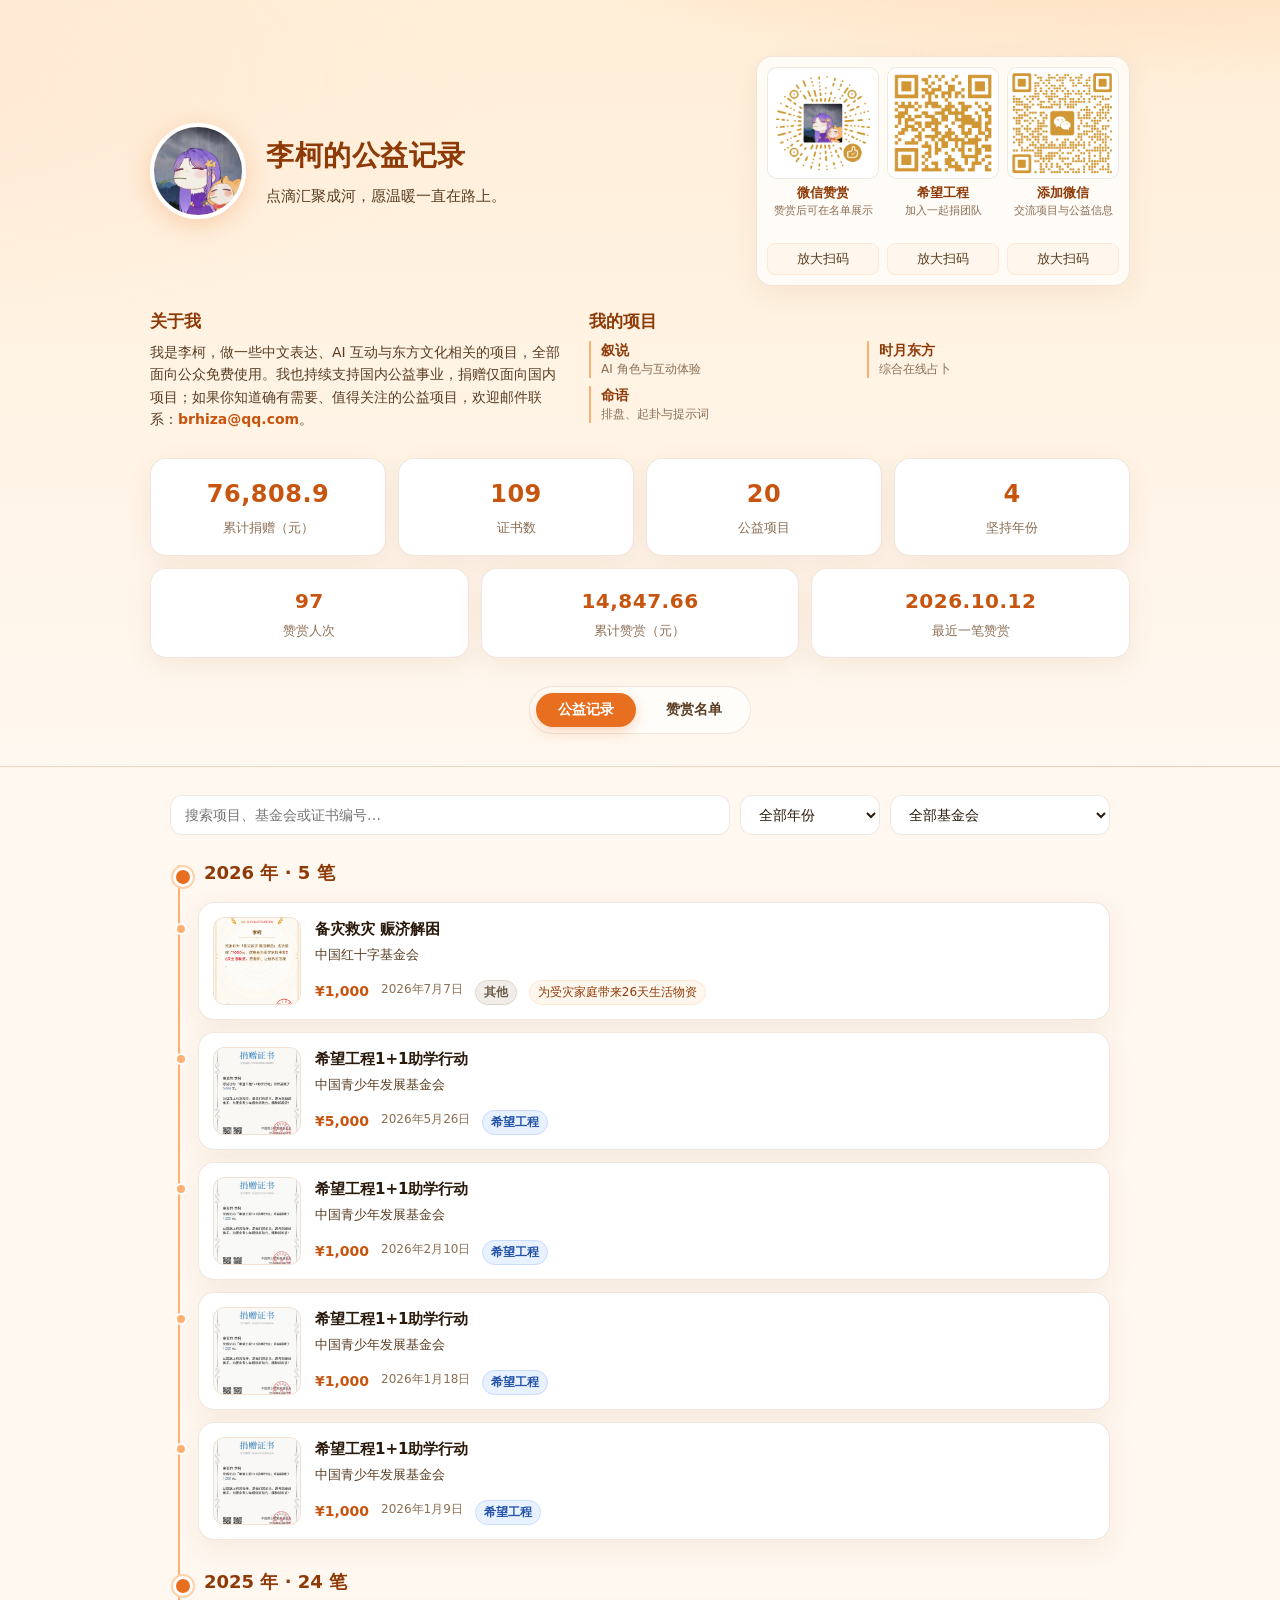
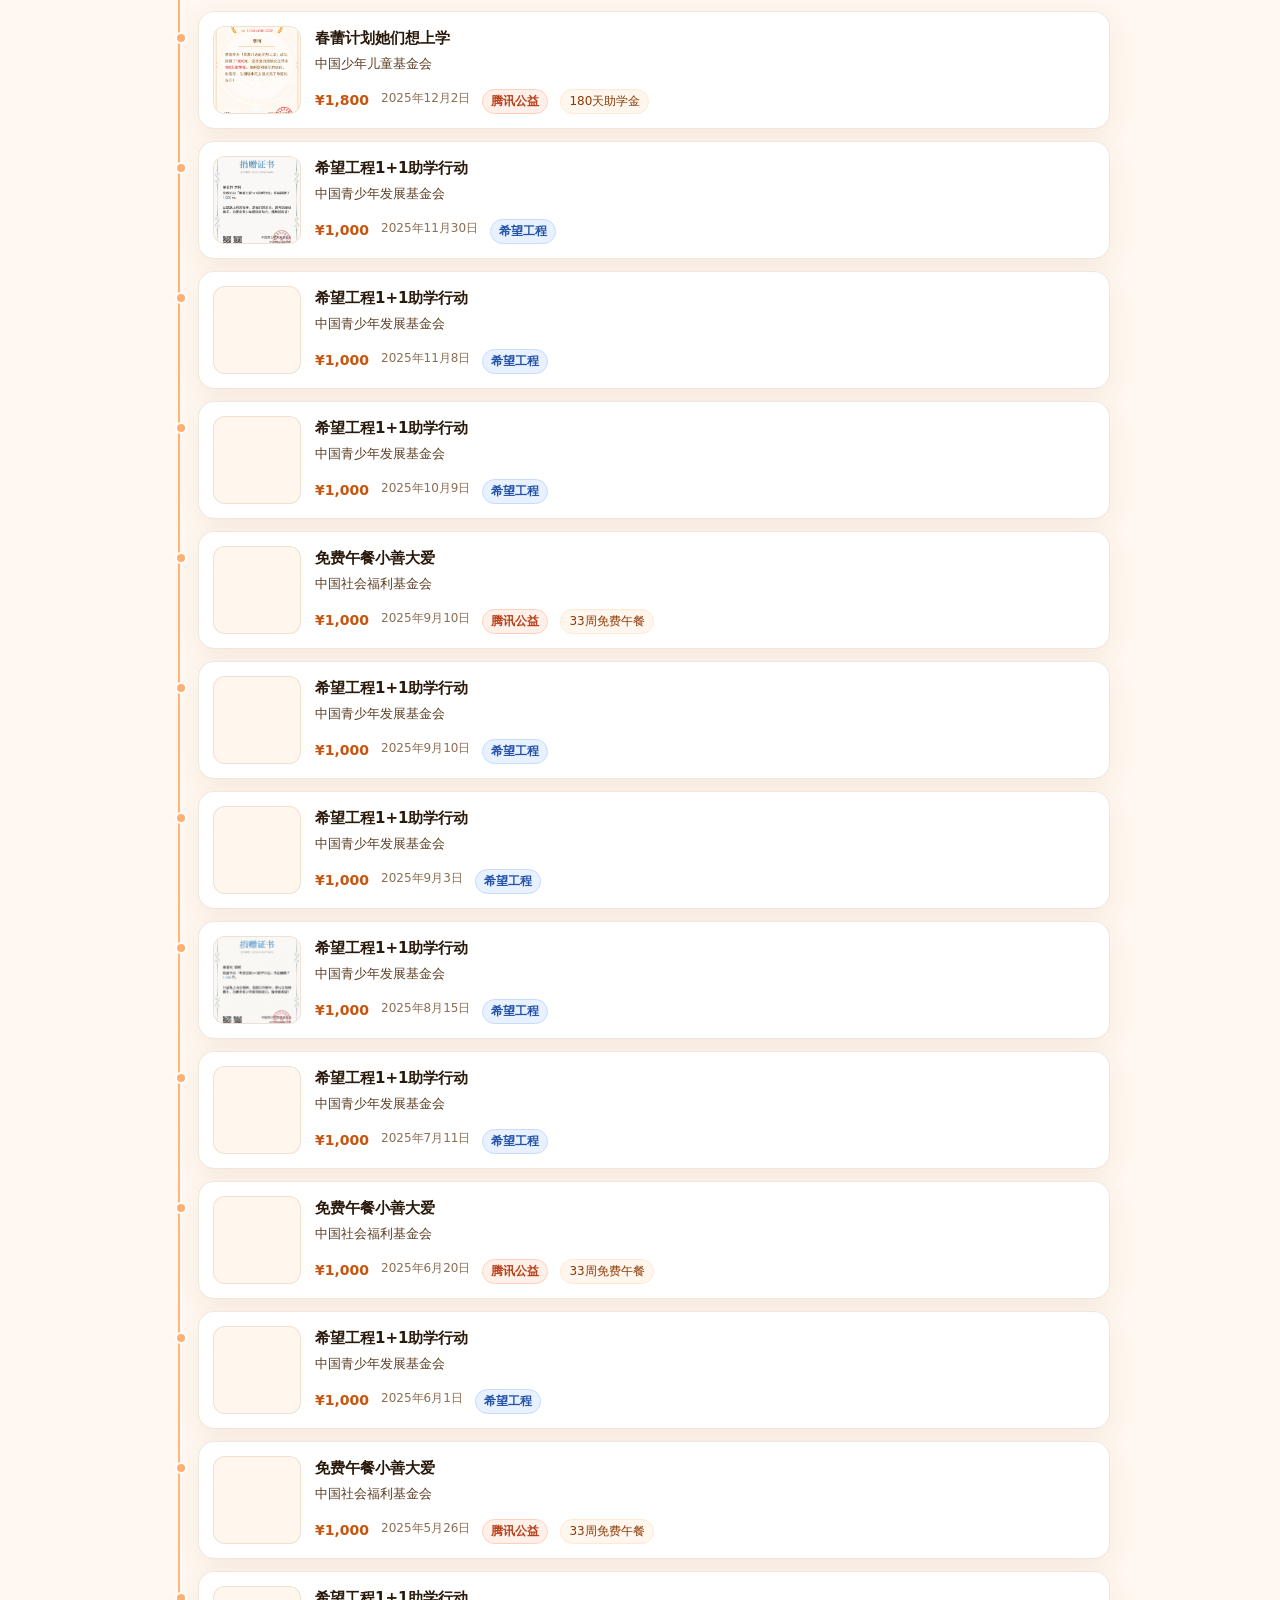
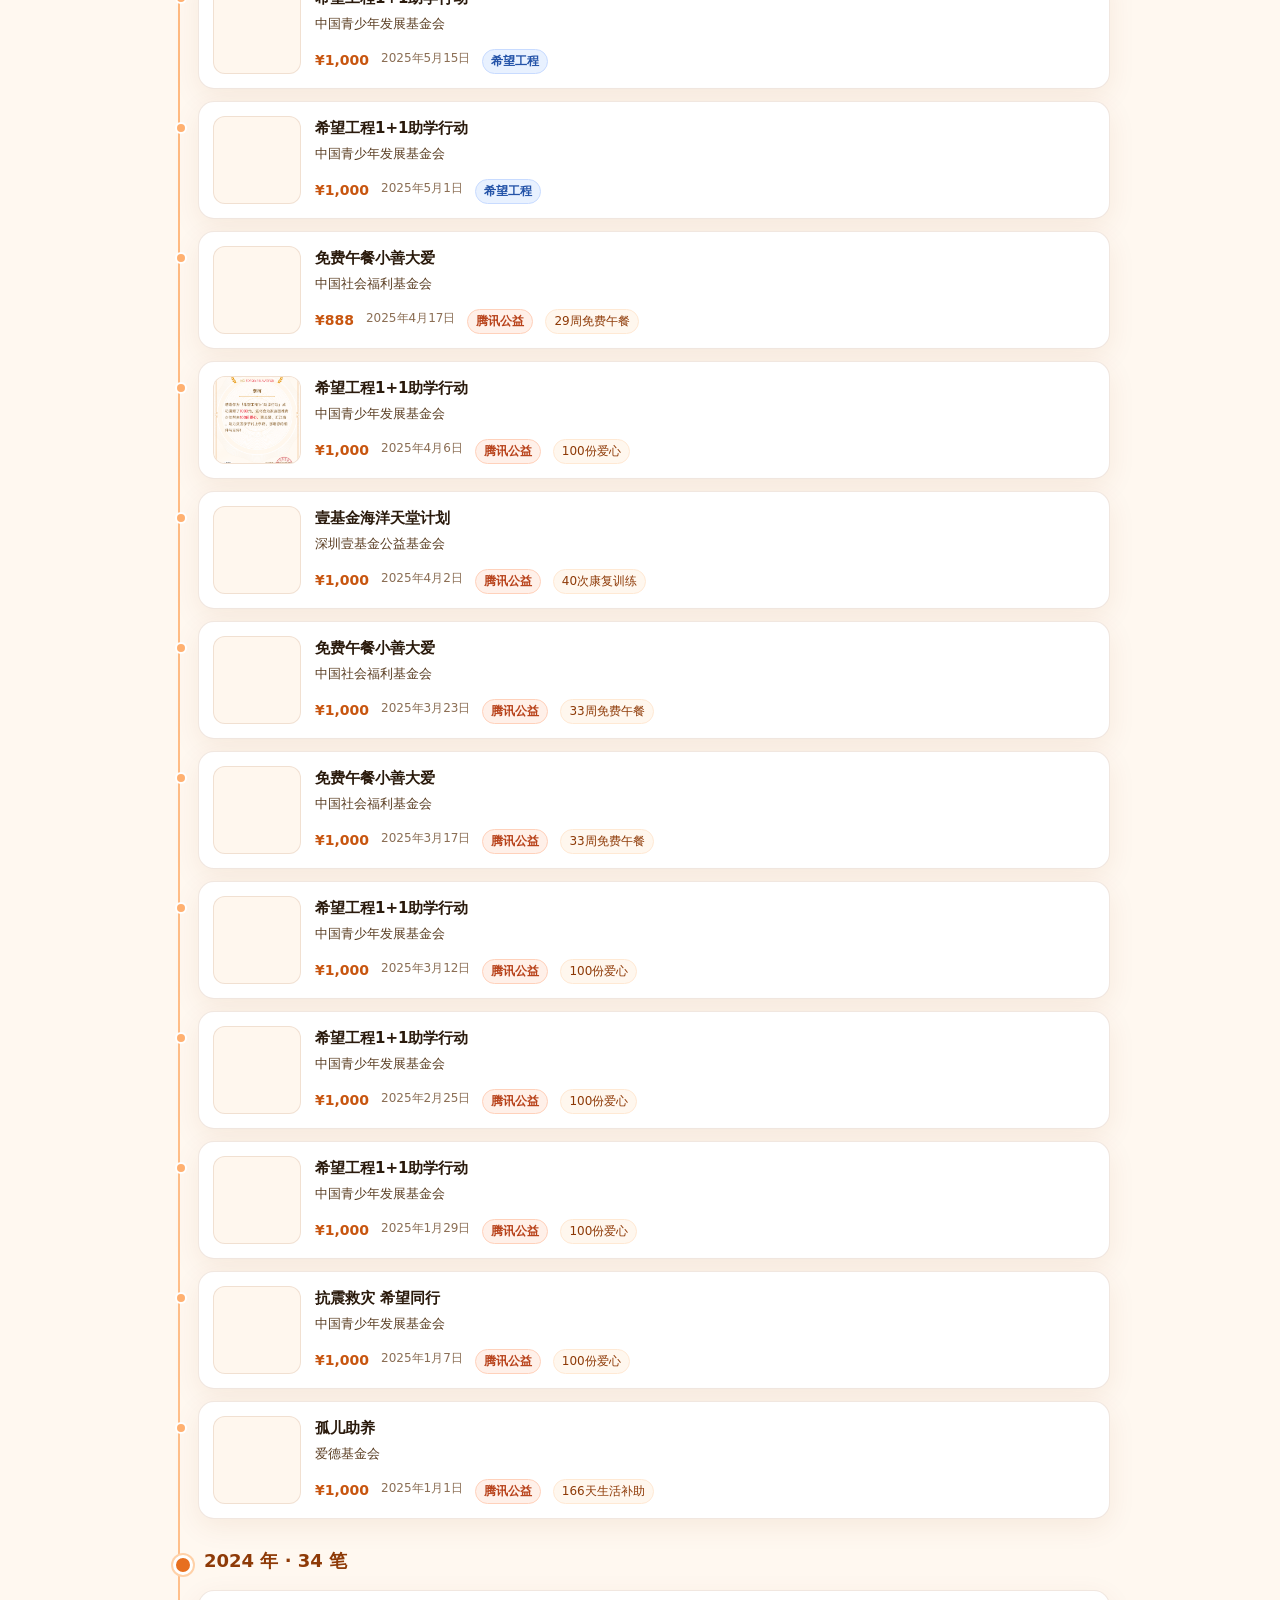
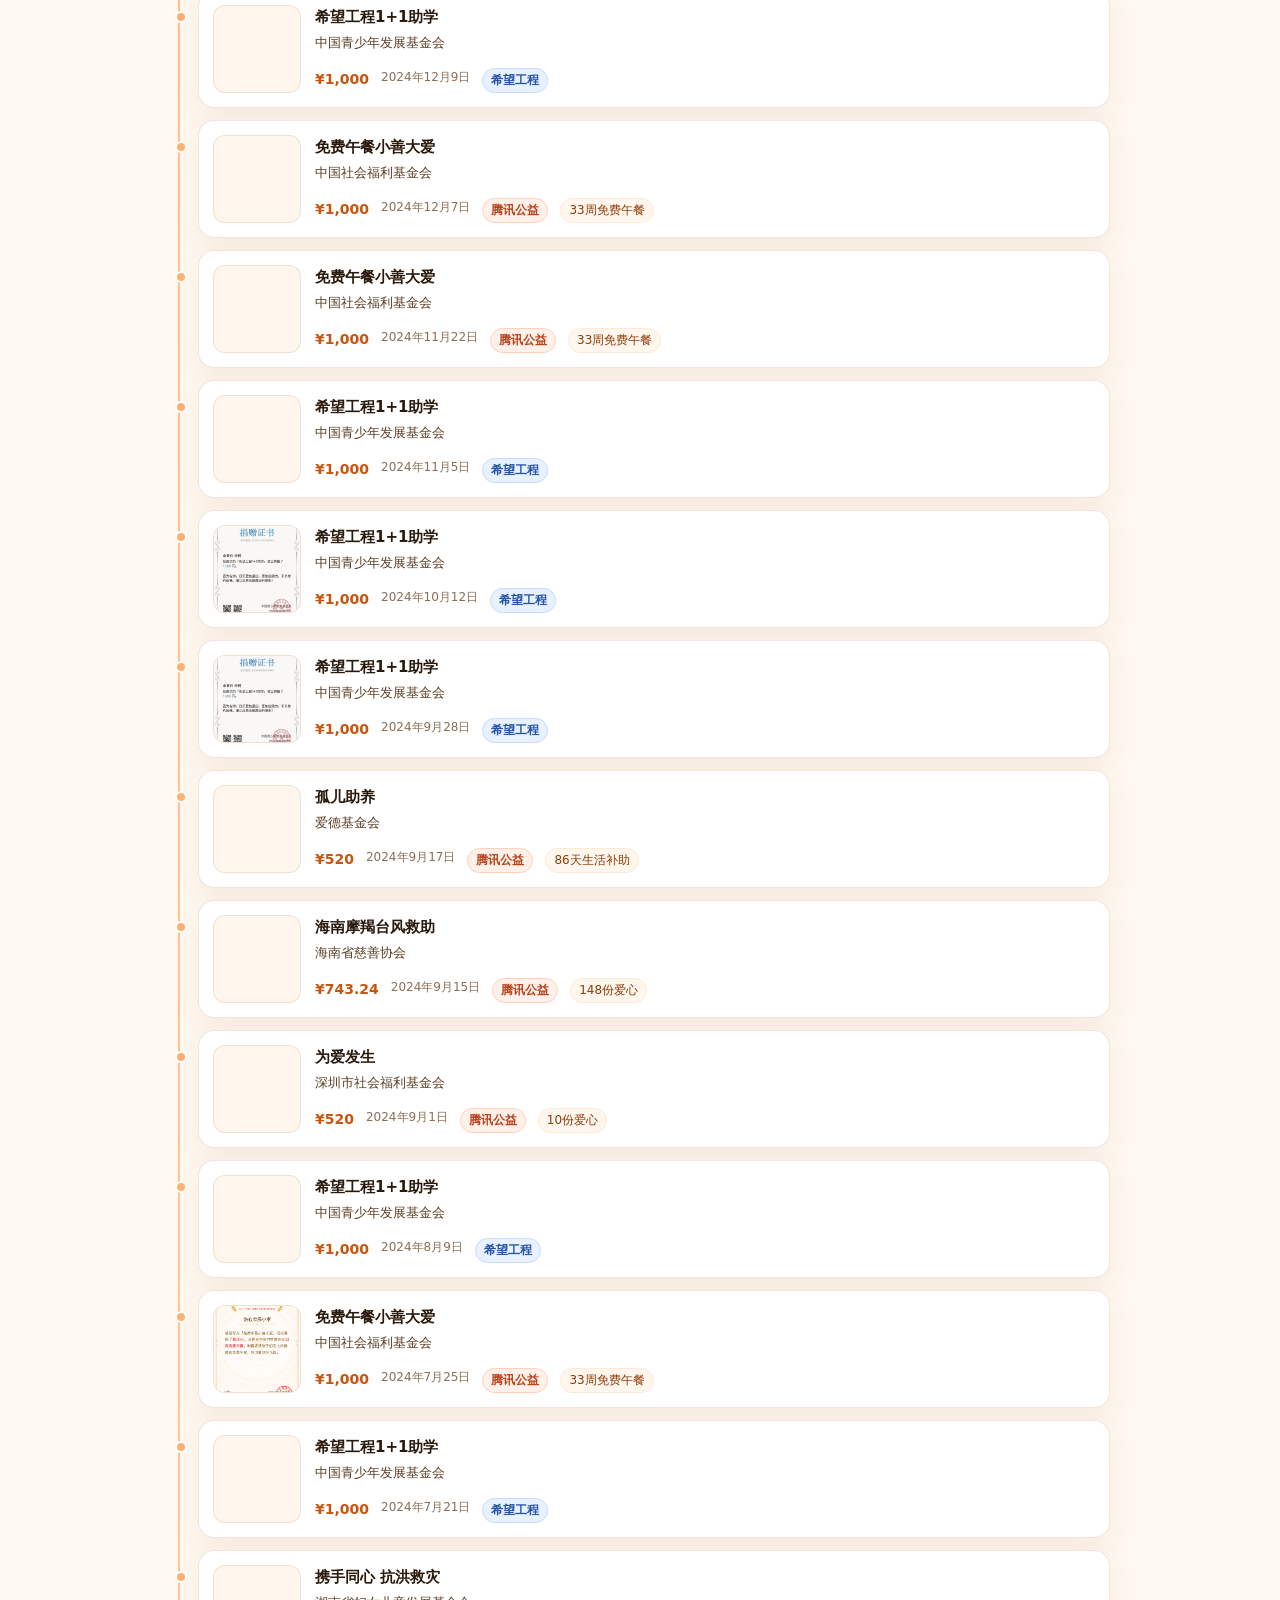
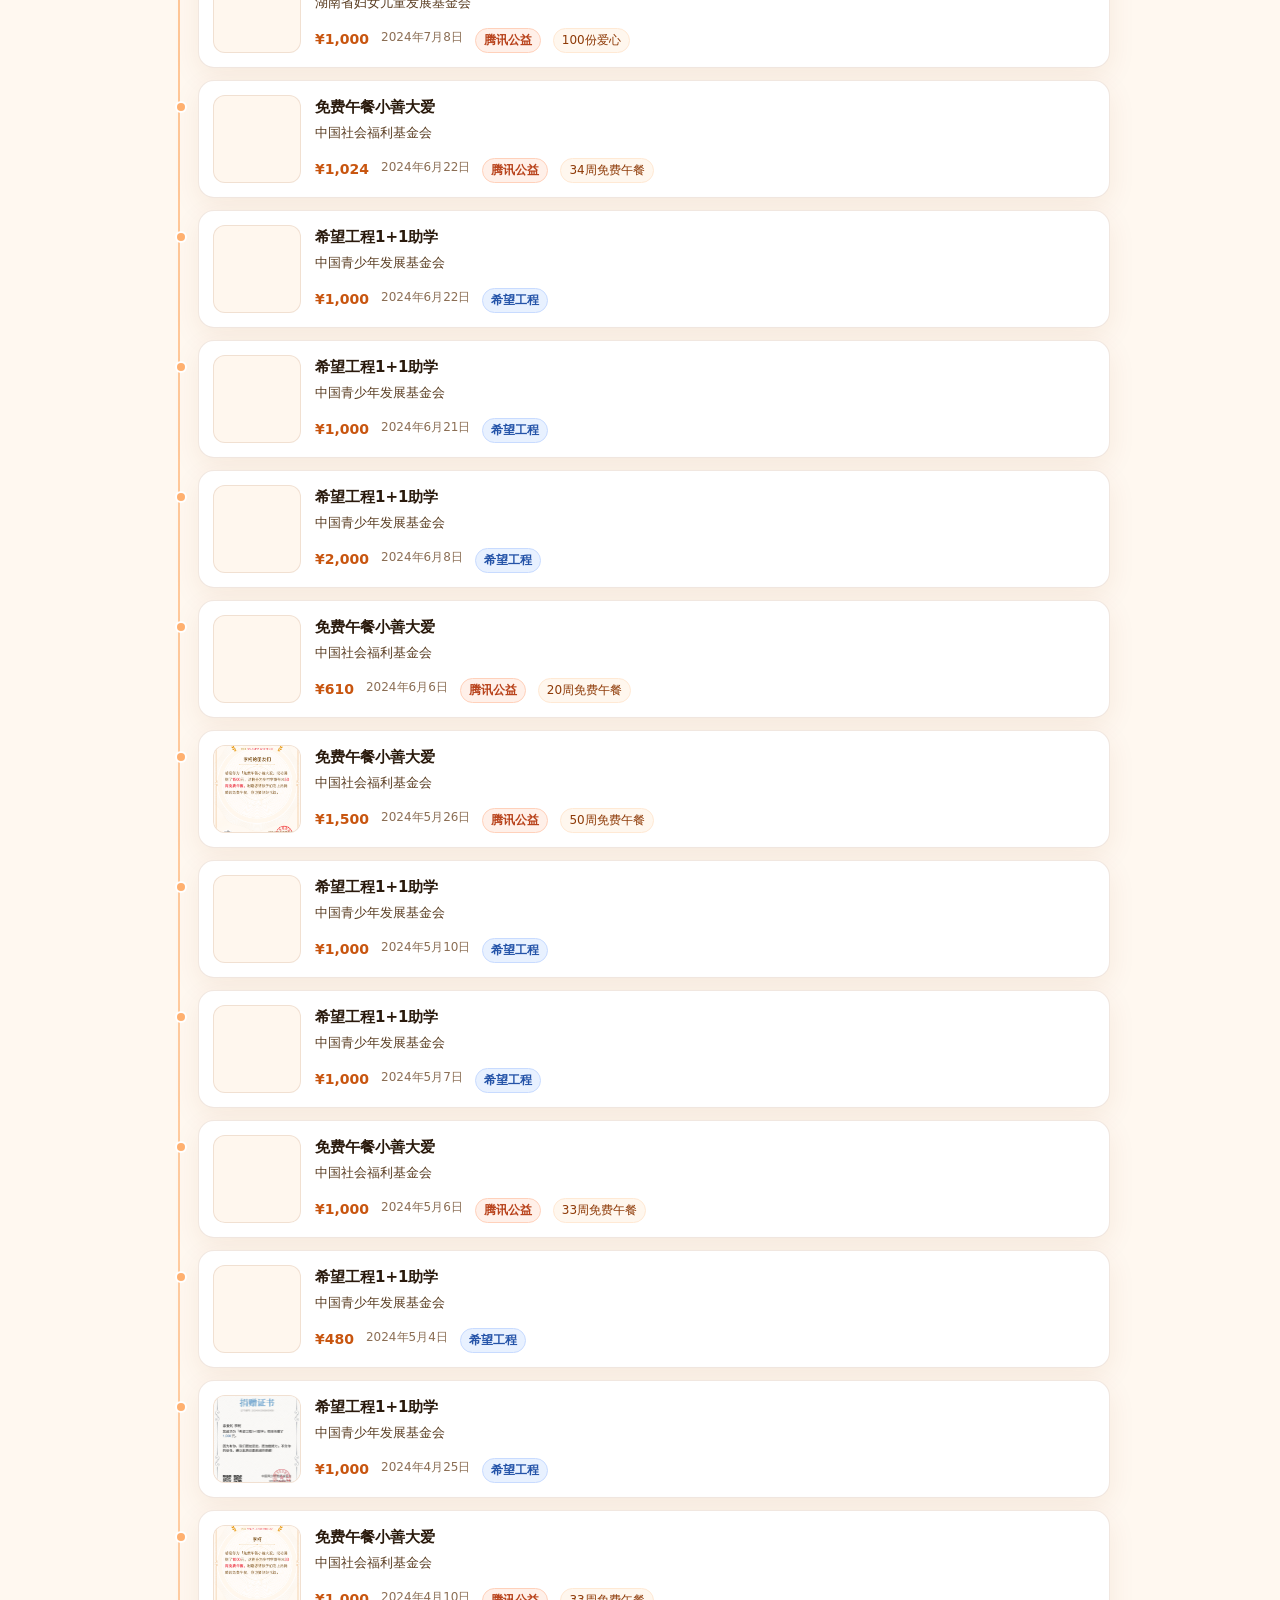
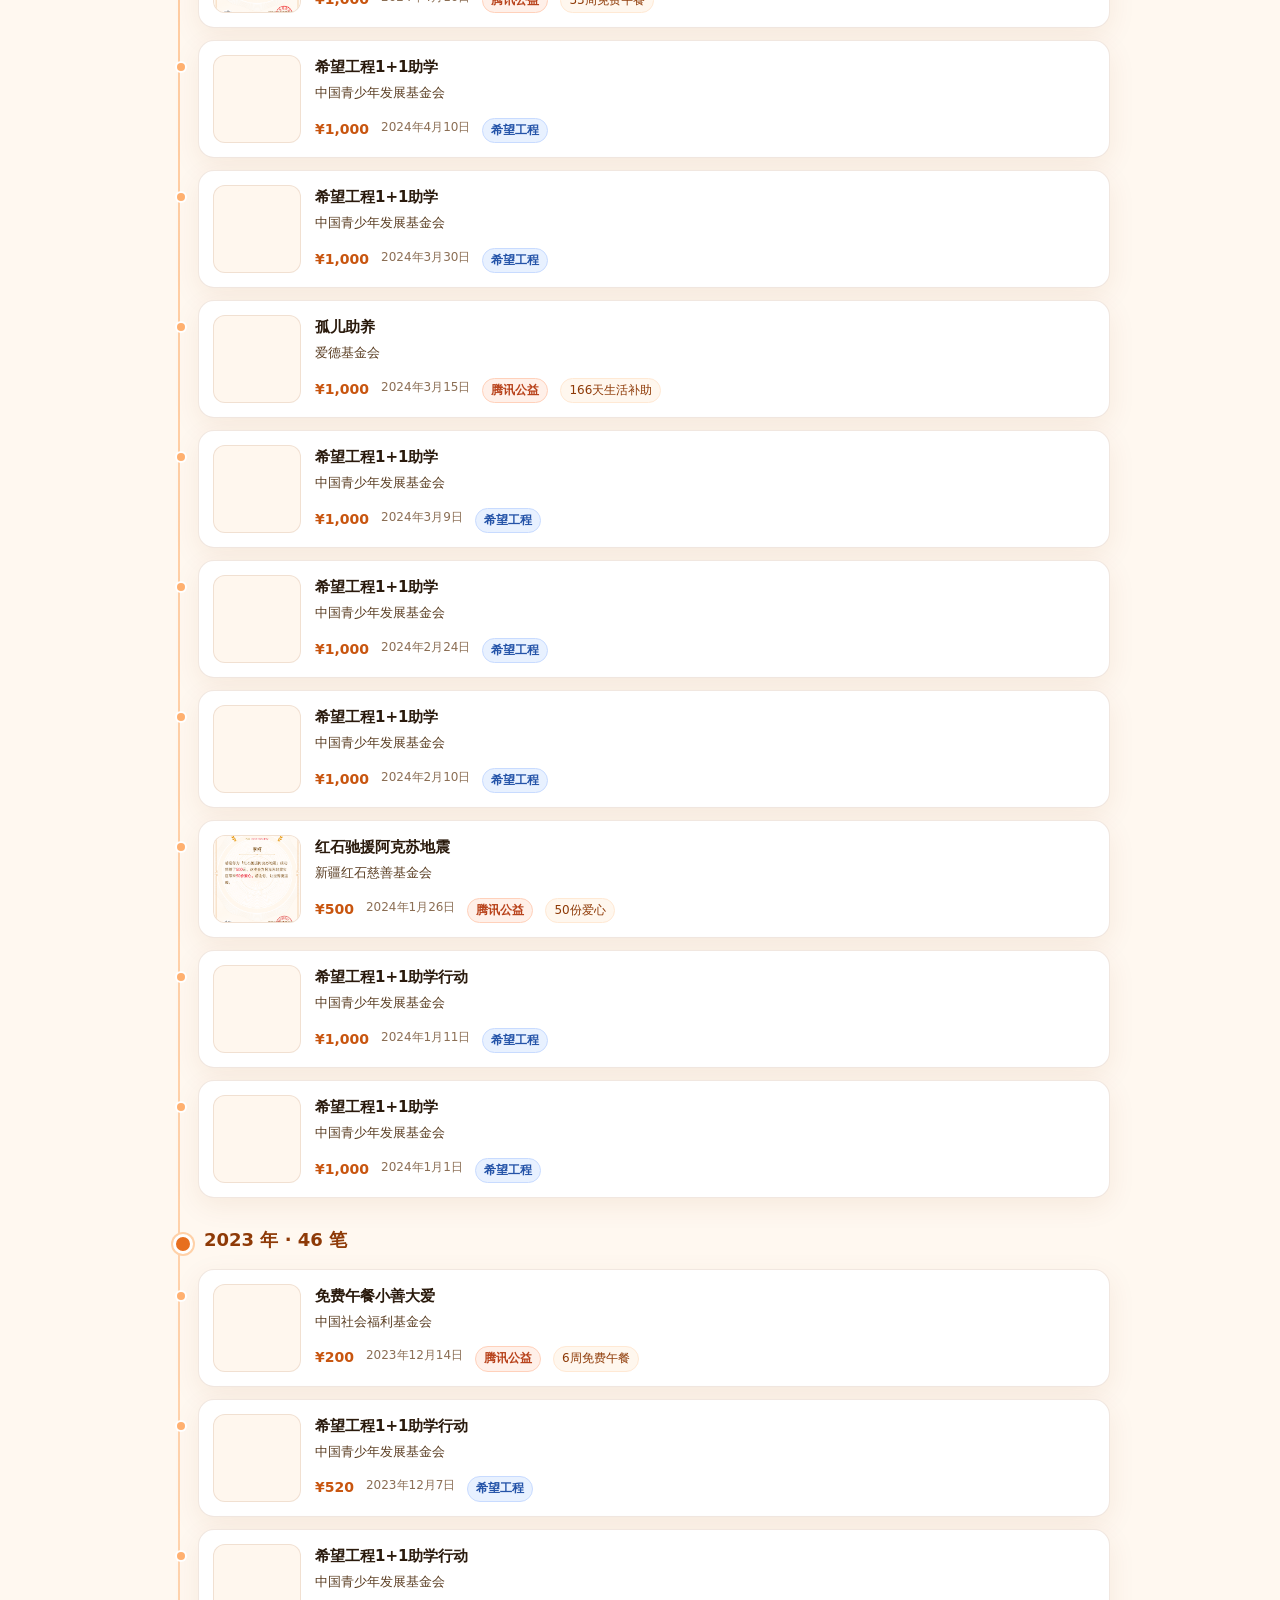
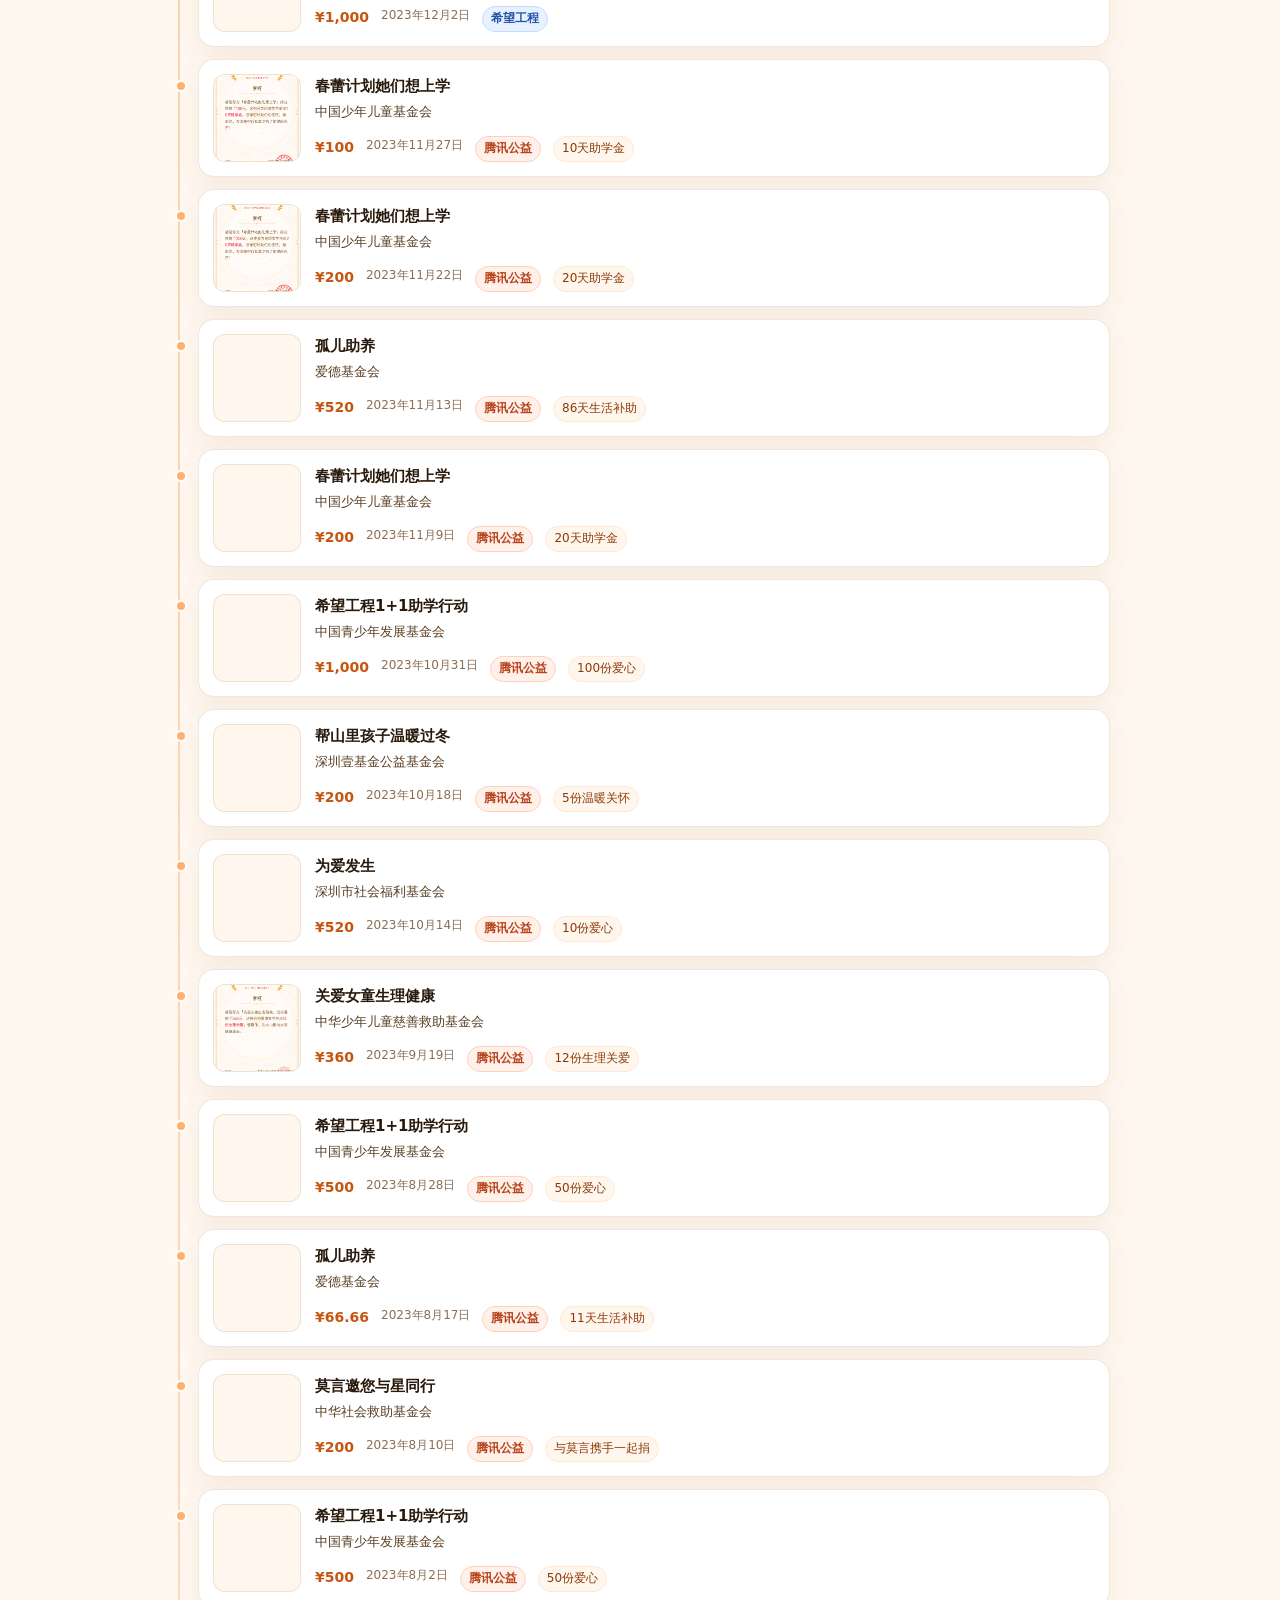
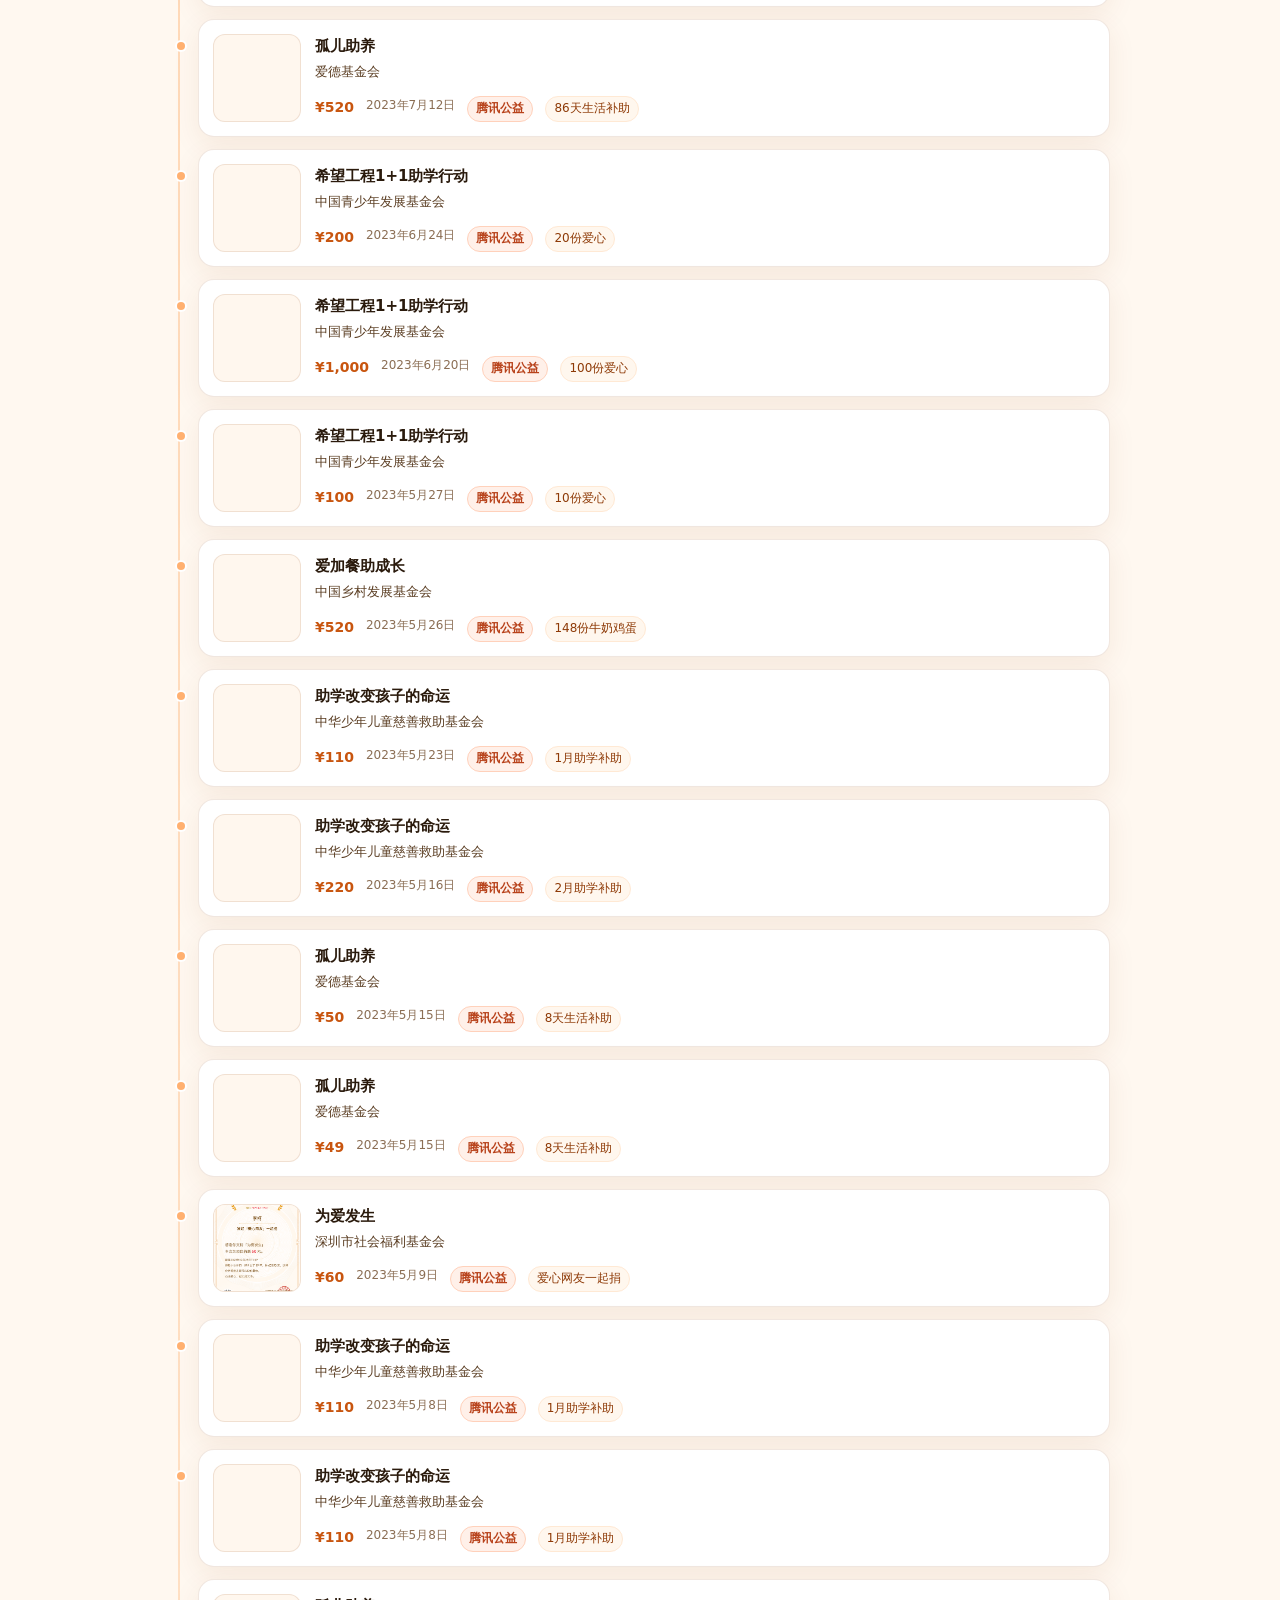
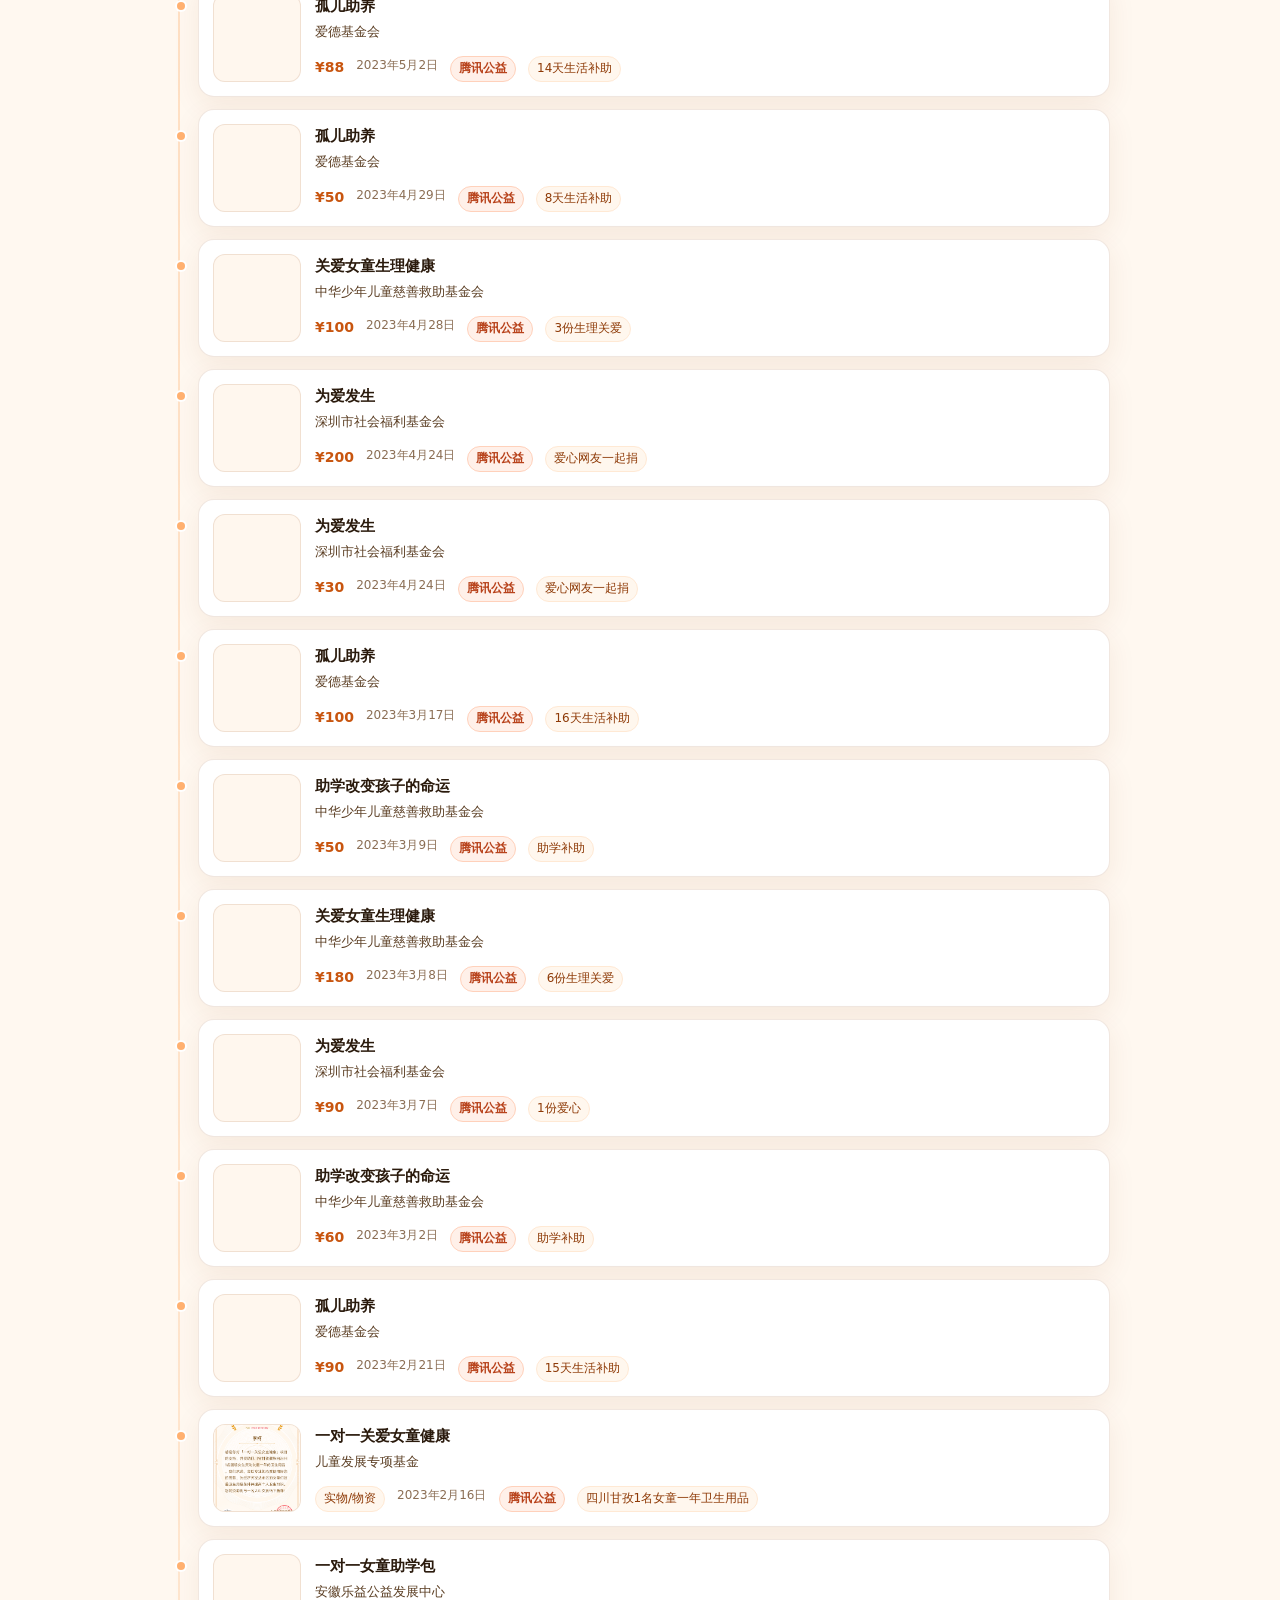
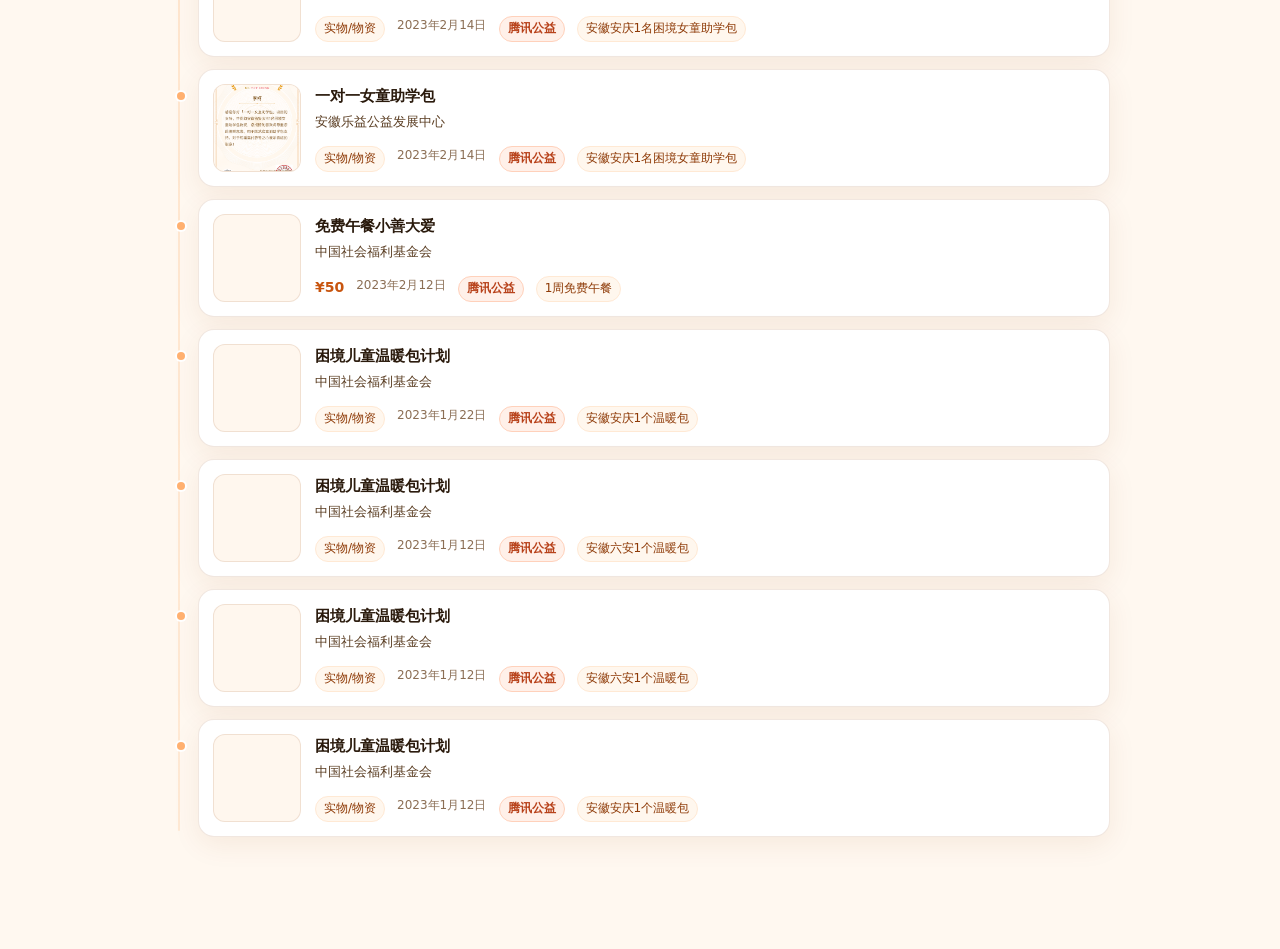
<file: index.html>
<!DOCTYPE html>
<html lang="zh-CN">
<head>
<meta charset="UTF-8">
<meta name="viewport" content="width=device-width,initial-scale=1,viewport-fit=cover">
<meta name="theme-color" content="#e07a3c">
<title>李柯的公益记录</title>
<meta name="description" content="李柯的公益捐赠时间线、证书、赞赏名单与个人项目">
<link rel="stylesheet" href="assets/style.css">
<link rel="icon" type="image/png" href="assets/avatar.png">
</head>
<body>

<header class="hero">
  <div class="hero-inner">
    <img class="avatar" src="assets/avatar.png" alt="李柯">
    <div class="hero-text">
      <h1>李柯的公益记录</h1>
      <p class="tagline">点滴汇聚成河，愿温暖一直在路上。</p>
    </div>
    <aside class="hero-cta" aria-label="扫码联系与支持公益">
      <article class="qr-card">
        <button type="button" class="qr-preview" data-image="assets/qr-reward.png" data-title="微信赞赏" aria-label="放大查看微信赞赏二维码">
          <img src="assets/qr-reward.png" alt="微信赞赏二维码" class="qr">
        </button>
        <h2>微信赞赏</h2>
        <p>赞赏后可在名单展示</p>
        <button type="button" class="qr-open" data-image="assets/qr-reward.png" data-title="微信赞赏">放大扫码</button>
      </article>
      <article class="qr-card">
        <button type="button" class="qr-preview" data-image="assets/qr-charity.png" data-title="希望工程一起捐" aria-label="放大查看希望工程一起捐二维码">
          <img src="assets/qr-charity.png" alt="希望工程一起捐团队二维码" class="qr">
        </button>
        <h2>希望工程</h2>
        <p>加入一起捐团队</p>
        <button type="button" class="qr-open" data-image="assets/qr-charity.png" data-title="希望工程一起捐">放大扫码</button>
      </article>
      <article class="qr-card">
        <button type="button" class="qr-preview" data-image="assets/qr-wechat.png" data-title="添加我的微信" aria-label="放大查看个人微信二维码">
          <img src="assets/qr-wechat.png" alt="李柯的个人微信二维码" class="qr">
        </button>
        <h2>添加微信</h2>
        <p>交流项目与公益信息</p>
        <button type="button" class="qr-open" data-image="assets/qr-wechat.png" data-title="添加我的微信">放大扫码</button>
      </article>
    </aside>
  </div>

  <section class="about-section" aria-label="关于李柯与项目">
    <div class="about-section-inner">
      <div class="about-block">
        <h2>关于我</h2>
        <p>我是李柯，做一些中文表达、AI 互动与东方文化相关的项目，全部面向公众免费使用。我也持续支持国内公益事业，捐赠仅面向国内项目；如果你知道确有需要、值得关注的公益项目，欢迎邮件联系：<a href="mailto:brhiza@qq.com">brhiza@qq.com</a>。</p>
      </div>
      <div class="about-block">
        <h2>我的项目</h2>
        <div class="project-links" aria-label="李柯的项目">
          <a href="https://xushuo.cc" target="_blank" rel="noopener">
            <span class="project-name">叙说</span>
            <span class="project-desc">AI 角色与互动体验</span>
          </a>
          <a href="https://sydf.cc" target="_blank" rel="noopener">
            <span class="project-name">时月东方</span>
            <span class="project-desc">综合在线占卜</span>
          </a>
          <a href="https://aov.cc" target="_blank" rel="noopener">
            <span class="project-name">命语</span>
            <span class="project-desc">排盘、起卦与提示词</span>
          </a>
        </div>
      </div>
    </div>
  </section>

  <div class="stats">
    <div class="stat">
      <div class="stat-value" id="stat-amount">—</div>
      <div class="stat-label">累计捐赠（元）</div>
    </div>
    <div class="stat">
      <div class="stat-value" id="stat-count">—</div>
      <div class="stat-label">证书数</div>
    </div>
    <div class="stat">
      <div class="stat-value" id="stat-projects">—</div>
      <div class="stat-label">公益项目</div>
    </div>
    <div class="stat">
      <div class="stat-value" id="stat-years">—</div>
      <div class="stat-label">坚持年份</div>
    </div>
  </div>

  <div class="sponsors-stats" aria-label="赞赏概览">
    <div class="stat">
      <div class="stat-value" id="sp-count">—</div>
      <div class="stat-label">赞赏人次</div>
    </div>
    <div class="stat">
      <div class="stat-value" id="sp-total">—</div>
      <div class="stat-label">累计赞赏（元）</div>
    </div>
    <div class="stat">
      <div class="stat-value" id="sp-latest">—</div>
      <div class="stat-label">最近一笔赞赏</div>
    </div>
  </div>

  <nav class="section-nav" role="tablist" aria-label="页面切换">
    <button type="button" class="section-tab is-active" data-tab="donations" role="tab" aria-selected="true">公益记录</button>
    <button type="button" class="section-tab" data-tab="sponsors" role="tab" aria-selected="false">赞赏名单</button>
  </nav>
</header>

<main class="container">

  <section id="donations" class="page-section" role="tabpanel" aria-labelledby="tab-donations">
    <div class="filters" aria-label="筛选">
      <input type="search" id="q" placeholder="搜索项目、基金会或证书编号…" autocomplete="off">
      <select id="filter-year">
        <option value="">全部年份</option>
      </select>
      <select id="filter-foundation">
        <option value="">全部基金会</option>
      </select>
    </div>

    <div id="timeline" class="timeline" aria-live="polite"></div>
    <p id="empty" class="empty" hidden>没有匹配的记录。</p>
  </section>

  <section id="sponsors" class="page-section" role="tabpanel" aria-labelledby="tab-sponsors" hidden>
    <div class="filters" aria-label="赞赏筛选">
      <input type="search" id="sp-q" placeholder="搜索姓名或留言…" autocomplete="off">
      <select id="sp-filter-year">
        <option value="">全部年份</option>
      </select>
      <select id="sp-sort">
        <option value="date-asc">日期 旧→新</option>
        <option value="date-desc">日期 新→旧</option>
        <option value="amount-desc">金额 高→低</option>
        <option value="amount-asc">金额 低→高</option>
      </select>
    </div>
    <div id="sponsor-list" class="sponsor-list"></div>
    <p id="sponsor-empty" class="empty" hidden>暂无赞赏记录。</p>
  </section>
</main>

<dialog id="lightbox" class="lightbox" aria-label="图片预览">
  <button class="lightbox-close" type="button" aria-label="关闭">&times;</button>
  <img id="lightbox-img" alt="">
  <div class="lightbox-meta" id="lightbox-meta"></div>
</dialog>

<script src="assets/app.js" defer></script>
</body>
</html>
</file>
<file: assets/style.css>
:root {
  --warm-50:  #fff7ee;
  --warm-100: #ffe9d4;
  --warm-200: #ffd1a8;
  --warm-300: #ffb070;
  --warm-400: #ff8a45;
  --warm-500: #e76f1f;
  --warm-600: #c8550f;
  --warm-700: #8e3a07;
  --ink-900:  #2a1a0c;
  --ink-700:  #5a3d22;
  --ink-500:  #8b6e54;
  --line:     rgba(142, 58, 7, 0.12);
  --bg:       #fff8f0;
  --card:     #ffffff;
  --shadow:   0 8px 28px rgba(143, 64, 14, 0.08);
  --radius:   16px;
}

* { box-sizing: border-box; }
html, body { padding: 0; margin: 0; }
body {
  font-family: "PingFang SC", "Microsoft YaHei", "Hiragino Sans GB", system-ui, -apple-system, sans-serif;
  background: var(--bg);
  color: var(--ink-900);
  line-height: 1.6;
  -webkit-font-smoothing: antialiased;
  -webkit-tap-highlight-color: transparent;
}

a, button, [role="button"], [role="tab"], input, select, textarea, summary, label {
  -webkit-tap-highlight-color: transparent;
}

a { color: var(--warm-600); text-decoration: none; }
a:hover { text-decoration: underline; }

img { max-width: 100%; display: block; }

/* ===== Hero ===== */
.hero {
  background:
    radial-gradient(1200px 400px at 90% -20%, var(--warm-200), transparent 60%),
    radial-gradient(900px 360px at -10% 10%, var(--warm-100), transparent 70%),
    linear-gradient(180deg, #ffeed7 0%, var(--bg) 100%);
  padding: 56px 20px 32px;
  border-bottom: 1px solid var(--line);
}
.hero-inner {
  max-width: 980px;
  margin: 0 auto;
  display: flex;
  align-items: center;
  gap: 20px;
  flex-wrap: wrap;
}
.avatar {
  width: 96px;
  height: 96px;
  border-radius: 50%;
  object-fit: cover;
  box-shadow: 0 6px 24px rgba(231, 111, 31, 0.25);
  border: 4px solid #fff;
  flex-shrink: 0;
}
.hero-text {
  flex: 1 1 300px;
  min-width: 0;
}
.hero-text h1 {
  margin: 0 0 6px;
  font-size: 28px;
  letter-spacing: 0.5px;
  color: var(--warm-700);
}
.tagline {
  margin: 0;
  color: var(--ink-700);
  font-size: 15px;
}
/* ===== About ===== */
.about-section {
  max-width: 980px;
  margin: 24px auto 0;
}
.about-section-inner {
  display: grid;
  grid-template-columns: minmax(0, 0.95fr) minmax(0, 1.25fr);
  gap: 28px;
}
.about-block h2 {
  margin: 0 0 8px;
  color: var(--warm-700);
  font-size: 17px;
  line-height: 1.35;
}
.about-block p {
  margin: 0;
  color: var(--ink-700);
  font-size: 14px;
}
.about-block p a {
  font-weight: 700;
}
.project-links {
  display: grid;
  grid-template-columns: repeat(2, minmax(0, 1fr));
  gap: 8px 14px;
}
.project-links a {
  display: flex;
  flex-direction: column;
  gap: 1px;
  min-width: 0;
  padding-left: 10px;
  border-left: 2px solid var(--warm-300);
  color: inherit;
  text-decoration: none;
}
.project-links a:hover .project-name {
  text-decoration: underline;
  text-underline-offset: 3px;
}
.project-name {
  color: var(--warm-700);
  font-size: 14px;
  font-weight: 700;
  line-height: 1.35;
}
.project-desc {
  color: var(--ink-500);
  font-size: 12px;
  line-height: 1.45;
}

.hero-cta {
  flex-shrink: 0;
  display: grid;
  grid-template-columns: repeat(3, 112px);
  gap: 8px;
  background: rgba(255, 255, 255, 0.72);
  padding: 10px;
  border-radius: var(--radius);
  box-shadow: var(--shadow);
  border: 1px solid var(--line);
}
.qr-card {
  min-width: 0;
  text-align: center;
}
.qr-preview {
  display: block;
  width: 100%;
  padding: 0;
  border: 1px solid var(--line);
  border-radius: 10px;
  overflow: hidden;
  background: #fff;
  cursor: zoom-in;
}
.hero-cta .qr {
  width: 100%;
  aspect-ratio: 1;
  object-fit: contain;
  display: block;
}
.qr-card h2 {
  margin: 6px 0 1px;
  color: var(--warm-700);
  font-size: 13px;
  line-height: 1.3;
}
.qr-card p {
  margin: 0 0 6px;
  min-height: 34px;
  color: var(--ink-500);
  font-size: 11px;
  line-height: 1.45;
}
.qr-open {
  width: 100%;
  padding: 6px 4px;
  border: 1px solid var(--warm-100);
  border-radius: 8px;
  background: var(--warm-50);
  color: var(--ink-700);
  font: 600 12px/1.2 inherit;
  cursor: pointer;
  transition: background .15s, border-color .15s, color .15s;
}
.qr-open:hover {
  background: var(--warm-100);
  border-color: var(--warm-200);
  color: var(--warm-700);
}

.stats {
  max-width: 980px;
  margin: 28px auto 0;
  display: grid;
  grid-template-columns: repeat(4, 1fr);
  gap: 12px;
}
.stat {
  background: var(--card);
  border-radius: var(--radius);
  padding: 16px 14px;
  text-align: center;
  box-shadow: var(--shadow);
  border: 1px solid var(--line);
}
.stat-value {
  font-size: 24px;
  font-weight: 700;
  color: var(--warm-600);
  letter-spacing: 0.5px;
}
.stat-label {
  font-size: 13px;
  color: var(--ink-500);
  margin-top: 4px;
}

/* ===== Container ===== */
.container {
  max-width: 980px;
  margin: 0 auto;
  padding: 28px 20px 64px;
}

/* ===== Filters ===== */
.filters {
  display: grid;
  grid-template-columns: 1fr 140px 220px;
  gap: 10px;
  margin-bottom: 24px;
}
.filters input,
.filters select {
  padding: 10px 14px;
  font-size: 14px;
  border-radius: 12px;
  border: 1px solid var(--line);
  background: #fff;
  color: var(--ink-900);
  outline: none;
  transition: border-color .2s, box-shadow .2s;
  font-family: inherit;
}
.filters input:focus,
.filters select:focus {
  border-color: var(--warm-400);
  box-shadow: 0 0 0 3px rgba(255, 138, 69, 0.15);
}

/* ===== Timeline ===== */
.timeline {
  position: relative;
  padding-left: 28px;
}
.timeline::before {
  content: "";
  position: absolute;
  left: 8px;
  top: 6px;
  bottom: 6px;
  width: 2px;
  background: linear-gradient(180deg, var(--warm-300), var(--warm-100));
  border-radius: 2px;
}

.year-group {
  margin-bottom: 28px;
}
.year-label {
  position: relative;
  font-size: 18px;
  font-weight: 700;
  color: var(--warm-700);
  margin: 0 0 14px;
  padding-left: 6px;
}
.year-label::before {
  content: "";
  position: absolute;
  left: -25px;
  top: 8px;
  width: 14px;
  height: 14px;
  border-radius: 50%;
  background: var(--warm-500);
  border: 3px solid #fff;
  box-shadow: 0 0 0 2px var(--warm-200);
}

.record {
  position: relative;
  background: var(--card);
  border-radius: var(--radius);
  box-shadow: var(--shadow);
  padding: 14px;
  margin-bottom: 12px;
  border: 1px solid var(--line);
  display: grid;
  grid-template-columns: 88px 1fr;
  gap: 14px;
  cursor: pointer;
  transition: transform .15s, box-shadow .15s;
}
.record:hover {
  transform: translateY(-2px);
  box-shadow: 0 14px 36px rgba(143, 64, 14, 0.12);
}
.record::before {
  content: "";
  position: absolute;
  left: -22px;
  top: 22px;
  width: 8px;
  height: 8px;
  border-radius: 50%;
  background: var(--warm-300);
  box-shadow: 0 0 0 2px #fff;
}
.record-thumb {
  width: 88px;
  height: 88px;
  background: var(--warm-50);
  border-radius: 12px;
  overflow: hidden;
  border: 1px solid var(--line);
  flex-shrink: 0;
}
.record-thumb img {
  width: 100%;
  height: 100%;
  object-fit: cover;
}
.record-body {
  display: flex;
  flex-direction: column;
  min-width: 0;
}
.record-project {
  font-weight: 600;
  font-size: 15px;
  color: var(--ink-900);
  margin: 0 0 4px;
  word-break: break-word;
}
.record-foundation {
  font-size: 13px;
  color: var(--ink-700);
  margin: 0 0 8px;
}
.record-meta {
  display: flex;
  flex-wrap: wrap;
  gap: 6px 12px;
  font-size: 12px;
  color: var(--ink-500);
  margin-top: auto;
}
.record-meta .amount {
  color: var(--warm-600);
  font-weight: 700;
  font-size: 14px;
}
.tag {
  display: inline-block;
  padding: 2px 8px;
  background: var(--warm-50);
  color: var(--warm-700);
  border-radius: 999px;
  font-size: 12px;
  border: 1px solid var(--warm-100);
}
.tag-channel { font-weight: 600; }
.tag-channel-txgy { background: #fff0e9; color: #b8421b; border-color: #ffd1bb; }
.tag-channel-xwgc { background: #e8f1ff; color: #2453a8; border-color: #c8dbff; }
.tag-channel-other { background: #f1eee9; color: #6b5c4a; border-color: #ddd5cb; }

.empty {
  text-align: center;
  padding: 60px 20px;
  color: var(--ink-500);
}

/* ===== Lightbox ===== */
.lightbox {
  border: none;
  padding: 0;
  border-radius: var(--radius);
  background: #fff;
  max-width: 92vw;
  max-height: 92vh;
  width: 720px;
  box-shadow: 0 24px 80px rgba(0,0,0,0.3);
  overflow: hidden;
}
.lightbox::backdrop { background: rgba(20, 8, 0, 0.7); }
.lightbox-close {
  position: absolute;
  top: 8px;
  right: 12px;
  border: none;
  background: rgba(0,0,0,0.4);
  color: #fff;
  width: 32px;
  height: 32px;
  border-radius: 50%;
  font-size: 22px;
  cursor: pointer;
  z-index: 2;
  line-height: 1;
}
#lightbox-img {
  max-width: 100%;
  max-height: 70vh;
  object-fit: contain;
  display: block;
  margin: 0 auto;
  background: #faf3e8;
}
.lightbox-meta {
  padding: 14px 18px;
  border-top: 1px solid var(--line);
  font-size: 14px;
  color: var(--ink-700);
  background: var(--warm-50);
}
.lightbox-meta strong { color: var(--warm-700); }

/* ===== Section navigation ===== */
.section-nav {
  max-width: 980px;
  margin: 28px auto 0;
  display: flex;
  gap: 8px;
  background: rgba(255, 255, 255, 0.7);
  backdrop-filter: blur(8px);
  border: 1px solid var(--line);
  border-radius: 999px;
  padding: 6px;
  width: fit-content;
}
.section-tab {
  appearance: none;
  background: transparent;
  border: none;
  font-family: inherit;
  cursor: pointer;
  padding: 8px 22px;
  border-radius: 999px;
  color: var(--ink-700);
  font-weight: 600;
  font-size: 14px;
  text-decoration: none;
  transition: background .15s, color .15s;
}
.section-tab:hover { background: var(--warm-50); text-decoration: none; }
.section-tab.is-active {
  background: var(--warm-500);
  color: #fff;
  box-shadow: 0 4px 14px rgba(231, 111, 31, 0.3);
}

/* ===== Page section ===== */
.page-section {
  margin-bottom: 48px;
}
.muted { color: var(--ink-500); }
.small { font-size: 13px; }

/* ===== Sponsors ===== */
.sponsors-stats {
  max-width: 980px;
  margin: 12px auto 0;
  display: grid;
  grid-template-columns: repeat(3, 1fr);
  gap: 12px;
}
.sponsors-stats .stat-value { font-size: 20px; }

.sponsor-list {
  position: relative;
}
.sponsor-card {
  background: var(--card);
  border: 1px solid var(--line);
  border-radius: var(--radius);
  padding: 14px 16px;
  box-shadow: 0 4px 14px rgba(143, 64, 14, 0.04);
  display: flex;
  flex-direction: column;
  gap: 6px;
  transition: transform .15s, box-shadow .15s;
}
.sponsor-card:hover {
  transform: translateY(-2px);
  box-shadow: 0 12px 28px rgba(143, 64, 14, 0.1);
}
.sponsor-card .sp-top {
  display: flex;
  align-items: baseline;
  justify-content: space-between;
  gap: 8px;
}
.sponsor-card .sp-name {
  font-weight: 600;
  color: var(--ink-900);
  word-break: break-word;
}
.sponsor-card .sp-amount {
  color: var(--warm-600);
  font-weight: 700;
  font-size: 16px;
  white-space: nowrap;
}
.sponsor-card .sp-date { font-size: 12px; color: var(--ink-500); }
.sponsor-card .sp-message {
  font-size: 13px;
  color: var(--ink-700);
  background: var(--warm-50);
  padding: 6px 10px;
  border-radius: 8px;
  margin-top: 4px;
  border-left: 3px solid var(--warm-300);
  word-break: break-word;
}

/* ===== Responsive ===== */
@media (max-width: 720px) {
  .hero { padding: 20px 14px 14px; }
  .hero-inner {
    display: grid;
    grid-template-columns: 48px minmax(0, 1fr);
    grid-template-areas: "avatar text";
    gap: 10px 12px;
    align-items: center;
  }
  .avatar {
    display: block;
    grid-area: avatar;
    width: 48px;
    height: 48px;
    border-width: 2px;
    align-self: center;
  }
  .hero-text {
    grid-area: text;
    text-align: left;
    min-width: 0;
    align-self: center;
  }
  .hero-text h1 { font-size: 20px; margin-bottom: 4px; }
  .tagline { font-size: 13px; }
  .about-section { margin-top: 14px; }
  .about-section-inner {
    grid-template-columns: 1fr;
    gap: 14px;
  }
  .about-block h2 { font-size: 15px; margin-bottom: 6px; }
  .about-block p { font-size: 13px; }
  .project-links {
    grid-template-columns: repeat(2, minmax(0, 1fr));
    gap: 8px 10px;
  }
  .project-name { font-size: 13px; }
  .project-desc { font-size: 12px; }

  .hero-cta {
    grid-template-columns: repeat(3, minmax(0, 1fr));
    width: 100%;
    gap: 6px;
    padding: 7px;
    margin-top: 2px;
    border-radius: 14px;
  }
  .qr-card h2 { font-size: 12px; }
  .qr-card p { display: none; }
  .qr-open { margin-top: 5px; padding: 6px 2px; font-size: 11px; }

  .stats {
    grid-template-columns: repeat(4, 1fr);
    gap: 6px;
    margin-top: 14px;
  }
  .sponsors-stats {
    grid-template-columns: repeat(3, 1fr);
    gap: 6px;
    margin-top: 8px;
  }
  .stat { padding: 8px 4px; border-radius: 12px; }
  .stat-value { font-size: 15px; letter-spacing: 0; }
  .stat-label { font-size: 11px; margin-top: 2px; }
  .sponsors-stats .stat-value { font-size: 14px; }

  .section-nav { width: 100%; justify-content: center; margin-top: 14px; padding: 4px; }
  .section-tab { flex: 1; text-align: center; padding: 8px 12px; }

  .container { padding: 14px 14px 48px; }
  .filters {
    grid-template-columns: minmax(0, 1.3fr) minmax(0, 1fr) minmax(0, 1fr);
    gap: 6px;
    margin-bottom: 18px;
  }
  .filters input,
  .filters select {
    padding: 8px 10px;
    font-size: 13px;
    border-radius: 10px;
  }

  .timeline { padding-left: 22px; }
  .timeline::before { left: 5px; }
  .year-label::before { left: -22px; width: 12px; height: 12px; }
  .record { grid-template-columns: 72px 1fr; padding: 12px; }
  .record::before { left: -19px; }
  .record-thumb { width: 72px; height: 72px; }
  .record-project { font-size: 14px; }

  .lightbox { width: 96vw; }
}

/* ===== Admin reuse helpers ===== */
.btn {
  display: inline-flex;
  align-items: center;
  gap: 6px;
  padding: 10px 18px;
  background: var(--warm-500);
  color: #fff;
  border: none;
  border-radius: 12px;
  font-size: 14px;
  cursor: pointer;
  font-family: inherit;
  font-weight: 600;
  transition: background .15s, transform .15s;
}
.btn:hover { background: var(--warm-600); }
.btn:active { transform: translateY(1px); }
.btn.btn-secondary { background: #fff; color: var(--warm-700); border: 1px solid var(--warm-200); }
.btn.btn-secondary:hover { background: var(--warm-50); }
.btn.btn-danger { background: #c33b1f; }
.btn.btn-danger:hover { background: #9c2b13; }
.btn[disabled] { opacity: 0.5; cursor: not-allowed; }

/* ===== Dark mode (auto) ===== */
@media (prefers-color-scheme: dark) {
  :root {
    --warm-50:  #2a1f15;
    --warm-100: #3a2a18;
    --warm-200: #4a361f;
    --warm-300: #ffb070;
    --warm-400: #ff8a45;
    --warm-500: #ff7a2a;
    --warm-600: #ff9050;
    --warm-700: #ffc28a;
    --ink-900:  #f5e9da;
    --ink-700:  #d6b896;
    --ink-500:  #9a826a;
    --line:     rgba(255, 200, 138, 0.14);
    --bg:       #14100b;
    --card:     #1f1813;
    --shadow:   0 8px 28px rgba(0, 0, 0, 0.45);
  }

  .hero {
    background:
      radial-gradient(1200px 400px at 90% -20%, rgba(255, 138, 69, 0.18), transparent 60%),
      radial-gradient(900px 360px at -10% 10%, rgba(255, 138, 69, 0.10), transparent 70%),
      linear-gradient(180deg, #1c1410 0%, var(--bg) 100%);
  }
  .hero-cta { background: var(--card); }
  .avatar { border-color: var(--card); }

  .filters input,
  .filters select { background: var(--card); color: var(--ink-900); }
  .section-nav { background: rgba(31, 24, 19, 0.75); }

  .year-label::before { border-color: var(--bg); }
  .record::before { box-shadow: 0 0 0 2px var(--card); }

  .tag-channel-txgy { background: rgba(184, 66, 27, 0.22); color: #ff9d6f; border-color: rgba(184, 66, 27, 0.4); }
  .tag-channel-xwgc { background: rgba(36, 83, 168, 0.28); color: #a3c0ff; border-color: rgba(36, 83, 168, 0.45); }
  .tag-channel-other { background: rgba(107, 92, 74, 0.3); color: #c5b69e; border-color: rgba(107, 92, 74, 0.45); }

  .lightbox { background: var(--card); }
  .lightbox-close { background: rgba(255, 255, 255, 0.15); }
  #lightbox-img { background: var(--warm-50); }

  .btn.btn-secondary { background: var(--card); }
  .btn.btn-secondary:hover { background: var(--warm-50); }
}
</file>
